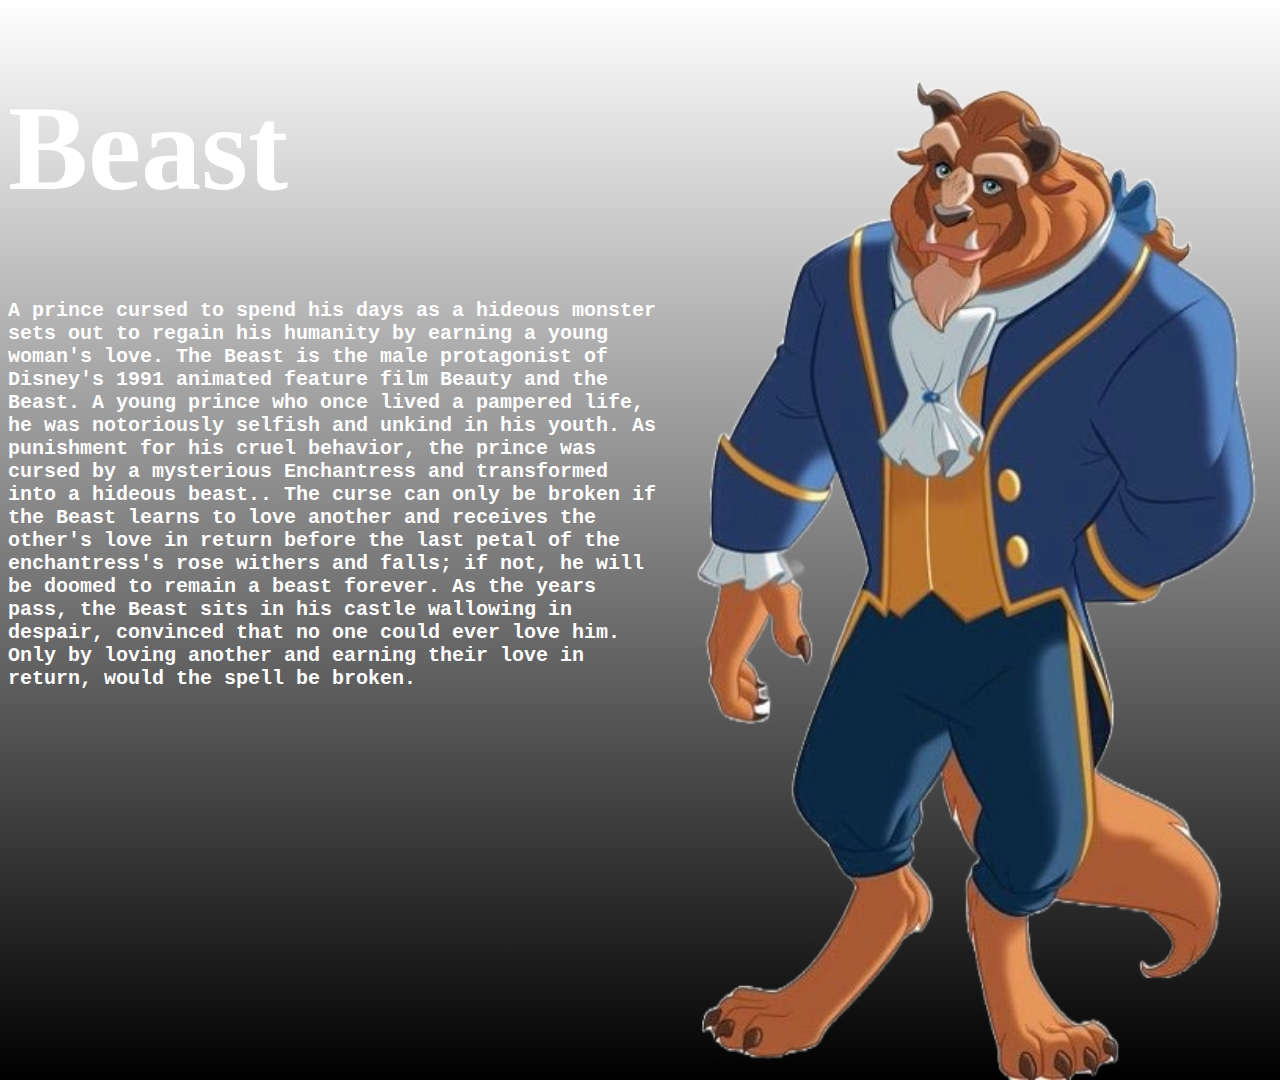
<file: beast.html>
<!DOCTYPE html>
<html lang="en">
<head>
    <style>
        html{
            scroll-behavior: smooth;
        }
        img{
           
            float: right;
            height: 1000px;
        }
        h1{
            font-size: 120px;
        }
        body{
            font-family: waltograph;
            color:white;
            background-image: linear-gradient(to bottom,transparent,black),url('https://i.pinimg.com/564x/e4/20/a2/e420a25e3b2b18a6c188dbd1550297fa.jpg');
            
        }
           p{
            font-weight: 900;
            font-size: 20px;
            font-family:'Courier New', Courier, monospace;
           }
    </style>
    <meta charset="UTF-8">
    <meta name="viewport" content="width=device-width, initial-scale=1.0">
    <title>beast</title>
</head>
<body  style="background-repeat: no repeat;background-size: cover;">
    <img src="beast.png"/>
    <h1>Beast</h1>
    <p>
        A prince cursed to spend his days as a hideous monster sets out to regain his humanity by earning a young woman's love. The Beast is the male protagonist of Disney's 1991 animated feature film Beauty and the Beast. A young prince who once lived a pampered life, he was notoriously selfish and unkind in his youth. As punishment for his cruel behavior, the prince was cursed by a mysterious Enchantress and transformed into a hideous beast.. The curse can only be broken if the Beast learns to love another and receives the other's love in return before the last petal of the enchantress's rose withers and falls; if not, he will be doomed to remain a beast forever. As the years pass, the Beast sits in his castle wallowing in despair, convinced that no one could ever love him. Only by loving another and earning their love in return, would the spell be broken.
    </p>
</body>
</html>
</file>
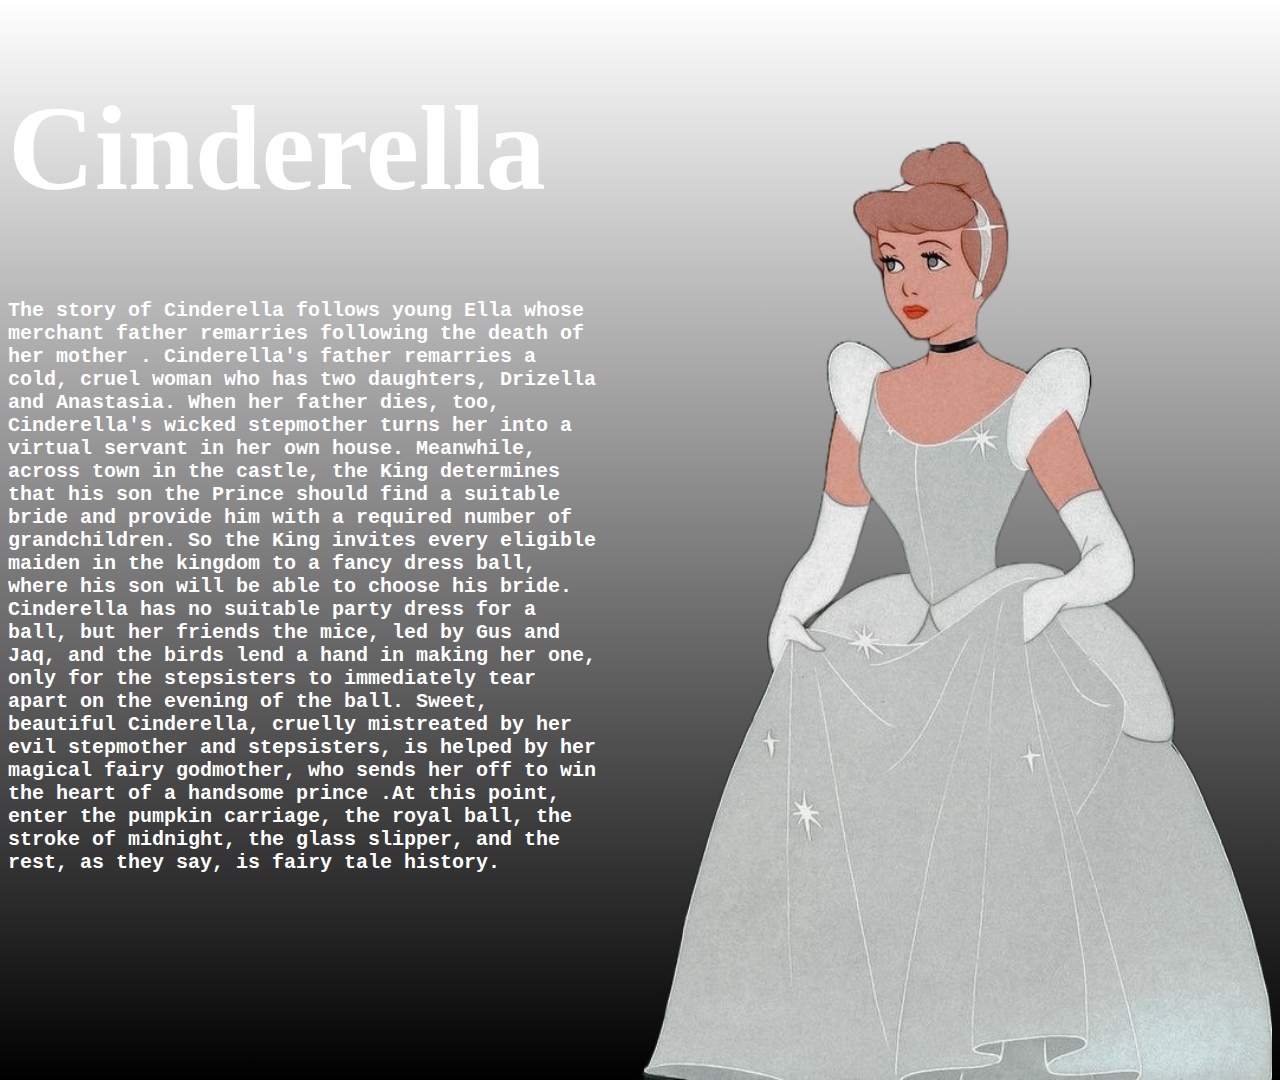
<file: cinderella.html>
<!DOCTYPE html>
<html lang="en">
<head>
    <style>
        html{
            scroll-behavior: smooth;
        }
        img{
           
            float: right;
            height: 1000px;
        }
        h1{
            font-size: 120px;
        }
        body{
            font-family: waltograph;
            color:white;
            background-image: linear-gradient(to bottom,transparent,black),url('https://e0.pxfuel.com/wallpapers/190/1017/desktop-wallpaper-cinderella-for-cinderella-carriage.jpg');
        }
           p{
            font-weight: 900;
            font-size: 20px;
            font-family:'Courier New', Courier, monospace;
           }
    </style>
    <meta charset="UTF-8">
    <meta name="viewport" content="width=device-width, initial-scale=1.0">
    <title>cinderella</title>
</head>
<body  style="background-repeat: no repeat;background-size: cover;">
    <img src="cinderella.png"/>
    <h1>Cinderella</h1>
    <p>
        The story of Cinderella follows young Ella whose merchant father remarries following the death of her mother . Cinderella's father remarries a cold, cruel woman who has two daughters, Drizella and Anastasia. When her father dies, too, Cinderella's wicked stepmother turns her into a virtual servant in her own house. Meanwhile, across town in the castle, the King determines that his son the Prince should find a suitable bride and provide him with a required number of grandchildren. So the King invites every eligible maiden in the kingdom to a fancy dress ball, where his son will be able to choose his bride. Cinderella has no suitable party dress for a ball, but her friends the mice, led by Gus and Jaq, and the birds lend a hand in making her one, only for the stepsisters to immediately tear apart on the evening of the ball. Sweet, beautiful Cinderella, cruelly mistreated by her evil stepmother and stepsisters, is helped by her magical fairy godmother, who sends her off to win the heart of a handsome prince .At this point, enter the pumpkin carriage, the royal ball, the stroke of midnight, the glass slipper, and the rest, as they say, is fairy tale history.
    </p>
</body>
</html>
</file>
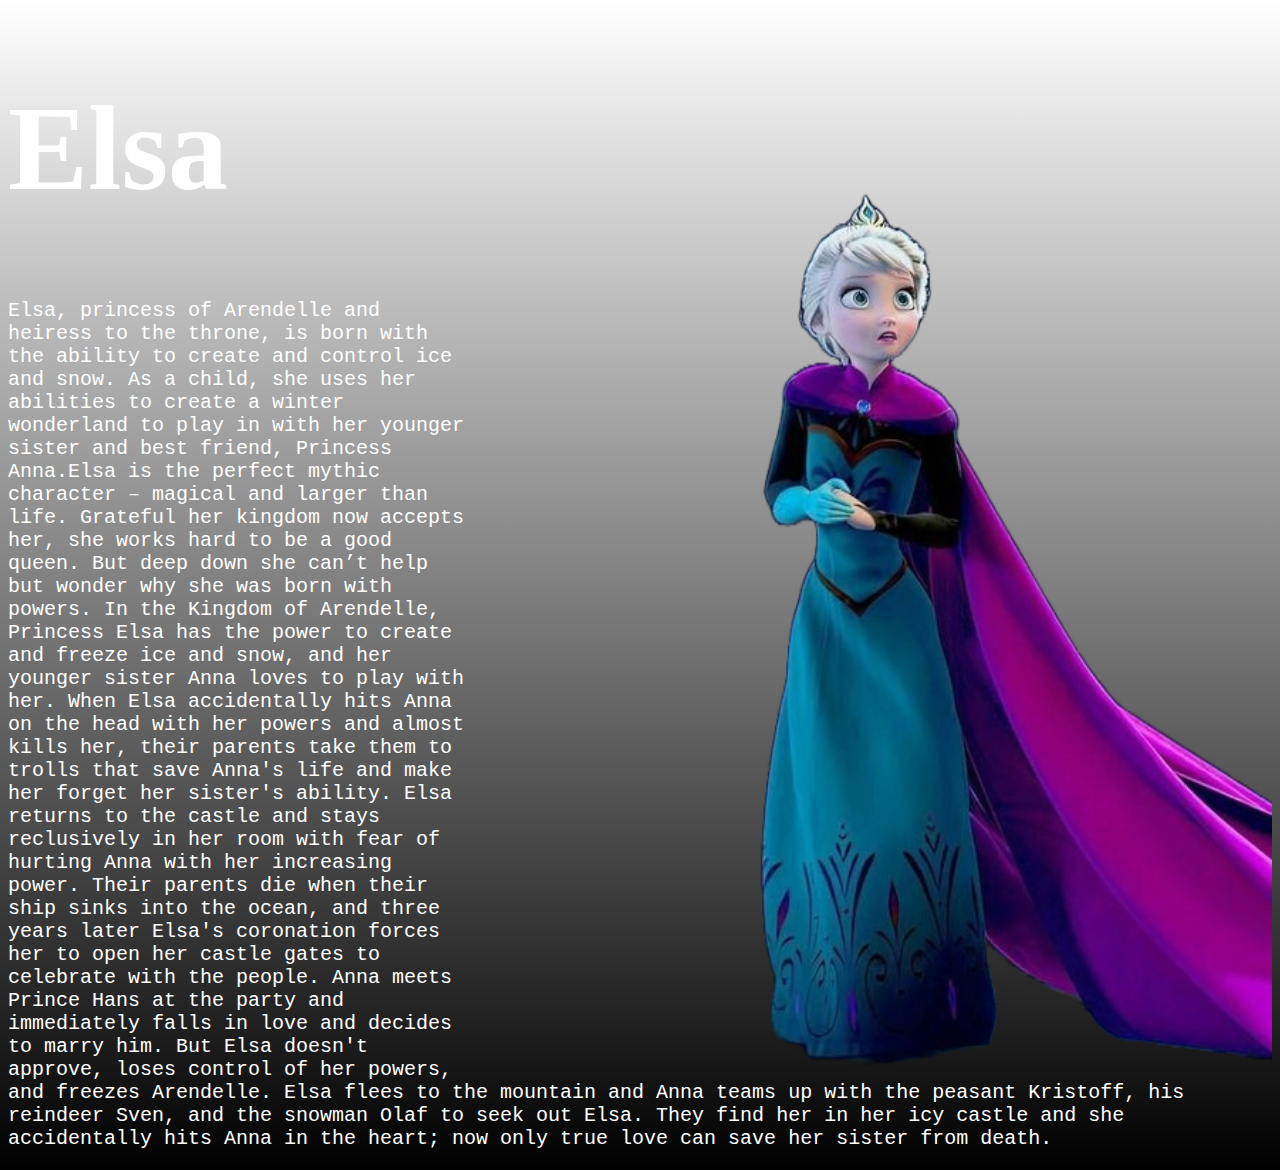
<file: elsa.html>
<!DOCTYPE html>
<html lang="en">
<head>
    <style>
        html{
            scroll-behavior: smooth;
        }
        img{
           
            float: right;
            height: 1000px;
        }
        h1{
            font-size: 120px;
        }
        body{
            font-family: waltograph;
            color:white;
            background-image: linear-gradient(to bottom,transparent,black),url('https://i.pinimg.com/564x/c9/51/24/c95124e92c8fbd3b5825ad985602fbbb.jpg');
        }
           p{
            color:white;
            font-size: 20px;
            font-family:'Courier New', Courier, monospace;
           }
    </style>
    <meta charset="UTF-8">
    <meta name="viewport" content="width=device-width, initial-scale=1.0">
    <title>elsa</title>
</head>
<body style="background-repeat: no repeat;background-size: cover;">
    <img src="elsa.png"/>
    <h1>Elsa</h1>
    <p>Elsa, princess of Arendelle and heiress to the throne, is born with the ability to create and control ice and snow. As a child, she uses her abilities to create a winter wonderland to play in with her younger sister and best friend, Princess Anna.Elsa is the perfect mythic character – magical and larger than life. Grateful her kingdom now accepts her, she works hard to be a good queen. But deep down she can’t help but wonder why she was born with powers. 
    In the Kingdom of Arendelle, Princess Elsa has the power to create and freeze ice and snow, and her younger sister Anna loves to play with her. When Elsa accidentally hits Anna on the head with her powers and almost kills her, their parents take them to trolls that save Anna's life and make her forget her sister's ability. Elsa returns to the castle and stays reclusively in her room with fear of hurting Anna with her increasing power. Their parents die when their ship sinks into the ocean, and three years later Elsa's coronation forces her to open her castle gates to celebrate with the people. Anna meets Prince Hans at the party and immediately falls in love and decides to marry him. But Elsa doesn't approve, loses control of her powers, and freezes Arendelle. Elsa flees to the mountain and Anna teams up with the peasant Kristoff, his reindeer Sven, and the snowman Olaf to seek out Elsa. They find her in her icy castle and she accidentally hits Anna in the heart; now only true love can save her sister from death.
    </p>
</body>
</html>
</file>
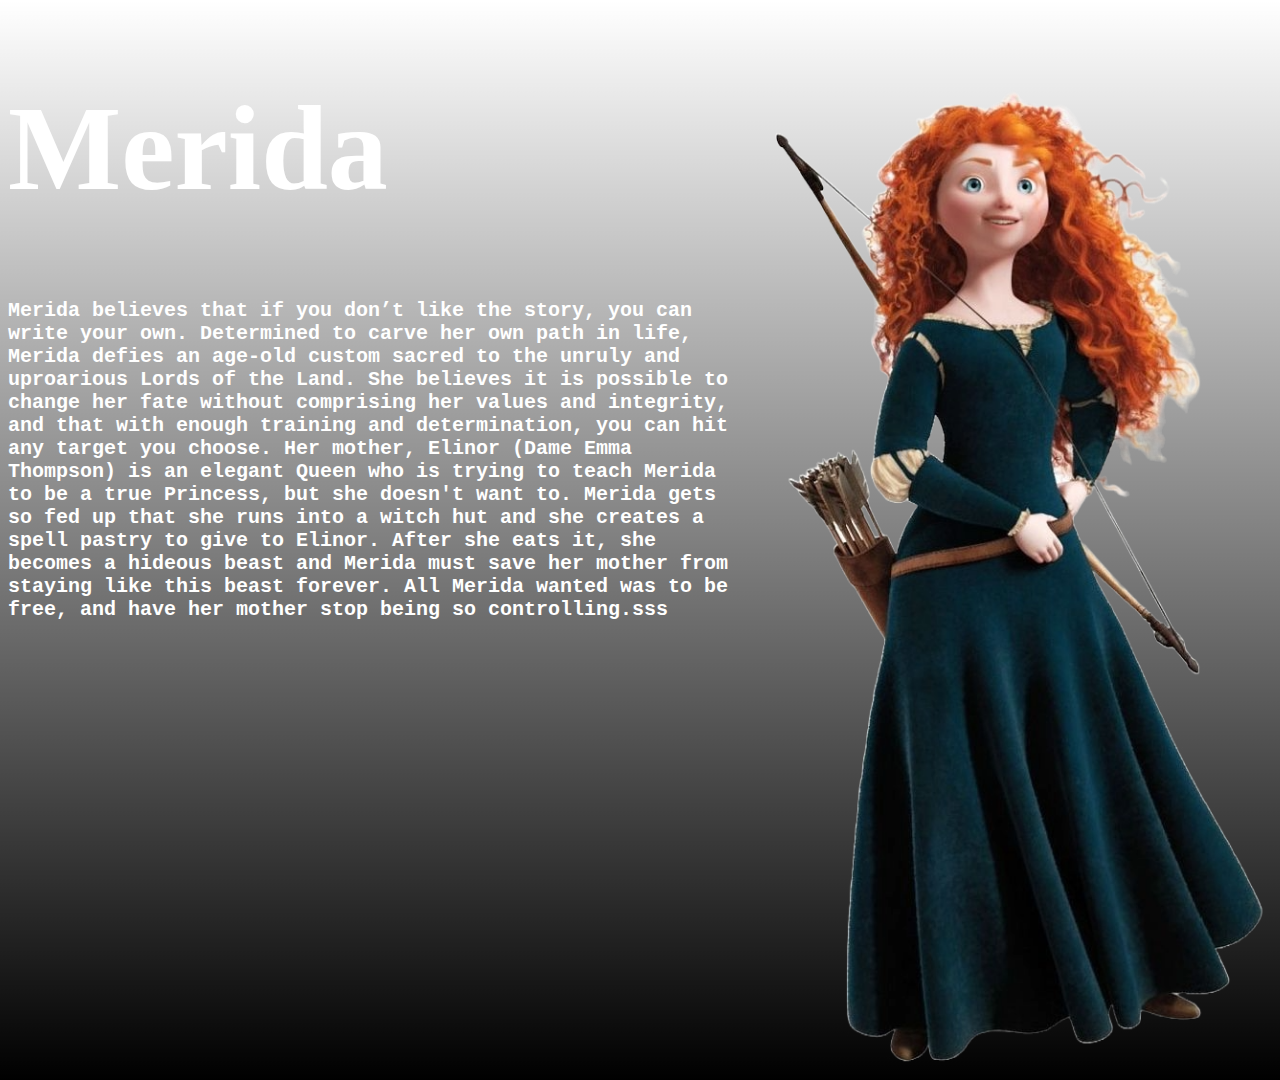
<file: merida.html>
<!DOCTYPE html>
<html lang="en">
<head>
    <style>
        html{
            scroll-behavior: smooth;
        }
        img{
           
            float: right;
            height: 1000px;
        }
        h1{
            font-size: 120px;
        }
        body{
            font-family: waltograph;
            color:white;
            background-image: linear-gradient(to bottom,transparent,black),url('https://wallpaperaccess.com/full/1707224.jpg');    
        }
        p{
            font-weight: 900;
            font-size: 20px;
            font-family:'Courier New', Courier, monospace;
        }
    </style>
    <meta charset="UTF-8">
    <meta name="viewport" content="width=device-width, initial-scale=1.0">
    <title>merida</title>
</head>
<body  style="background-repeat: no repeat;background-size: cover;">
    <img src="merida.png"/>
    <h1>Merida</h1>
    <p>
      Merida believes that if you don’t like the story, you can write your own. Determined to carve her own path in life, Merida defies an age-old custom sacred to the unruly and uproarious Lords of the Land. She believes it is possible to change her fate without comprising her values and integrity, and that with enough training and determination, you can hit any target you choose.
      Her mother, Elinor (Dame Emma Thompson) is an elegant Queen who is trying to teach Merida to be a true Princess, but she doesn't want to. Merida gets so fed up that she runs into a witch hut and she creates a spell pastry to give to Elinor. After she eats it, she becomes a hideous beast and Merida must save her mother from staying like this beast forever. All Merida wanted was to be free, and have her mother stop being so controlling.sss
    </p>
</body>
</html>
</file>
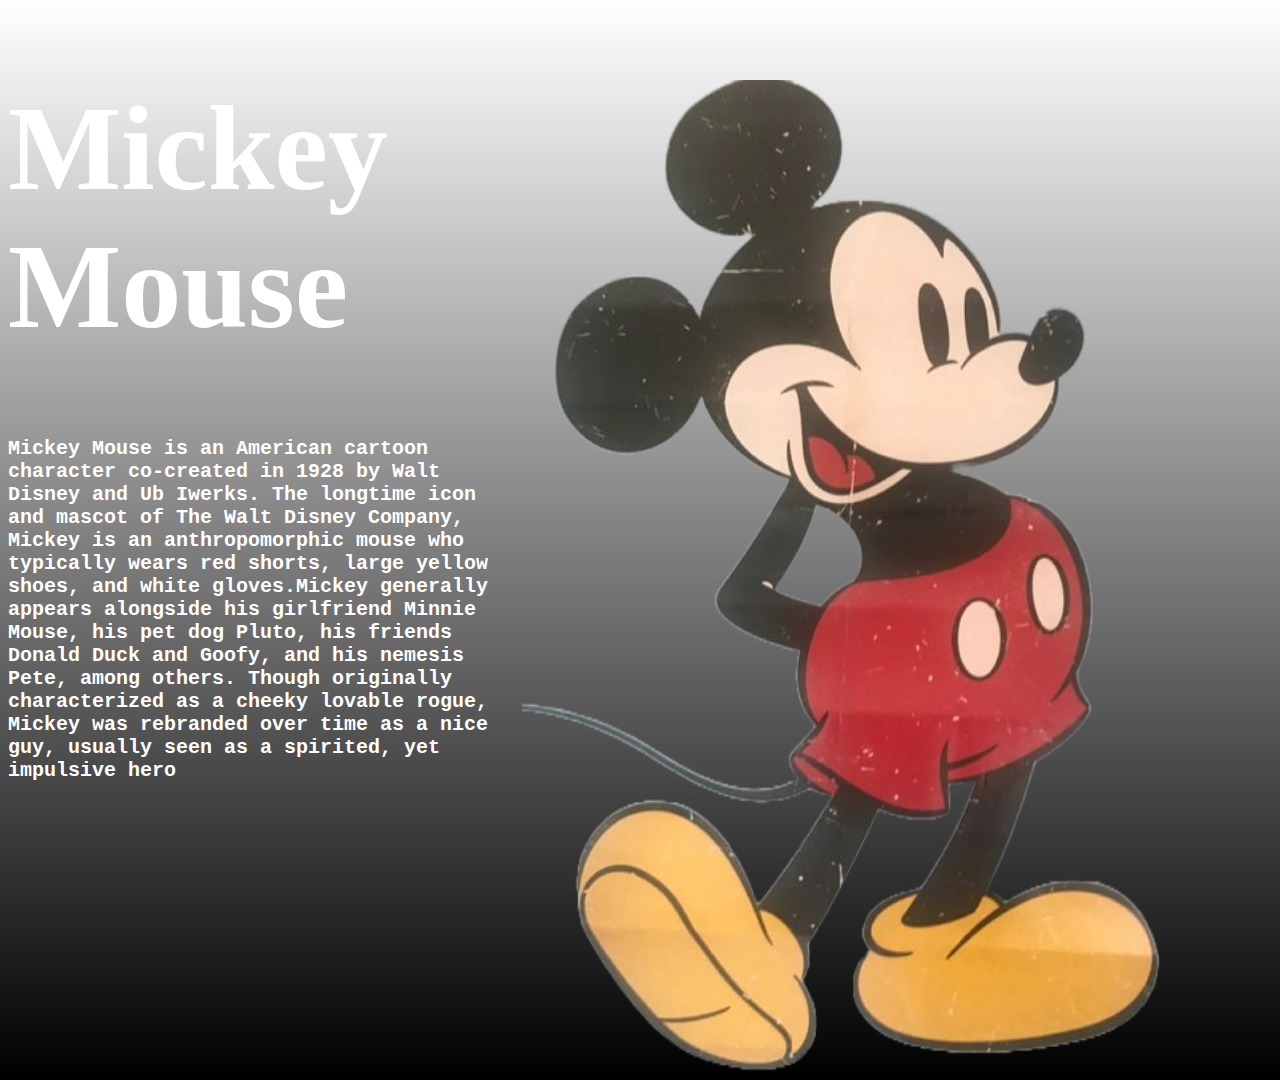
<file: mickey.html>
<!DOCTYPE html>
<html lang="en">
<head>
    <style>
        html{
            scroll-behavior: smooth;
        }
        img{
           
            float: right;
            height: 1000px;
        }
        h1{
            font-size: 120px;
        }
        body{
            font-family: waltograph;
            color:white;
            background-image: linear-gradient(to bottom,transparent,black),url('https://i.pinimg.com/564x/cd/f8/81/cdf88110528502e972f5e08b4c01326b.jpg');
            
        }
           p{
            font-weight: 900;
            font-size: 20px;
            font-family:'Courier New', Courier, monospace;
           }
    </style>
    <meta charset="UTF-8">
    <meta name="viewport" content="width=device-width, initial-scale=1.0">
    <title>mickey</title>
</head>
<body  style="background-repeat: no repeat;background-size: cover;">
    <img src="mickey.png"/>
    <h1>Mickey Mouse</h1>
    <p>
        Mickey Mouse is an American cartoon character co-created in 1928 by Walt Disney and Ub Iwerks. The longtime icon and mascot of The Walt Disney Company, Mickey is an anthropomorphic mouse who typically wears red shorts, large yellow shoes, and white gloves.Mickey generally appears alongside his girlfriend Minnie Mouse, his pet dog Pluto, his friends Donald Duck and Goofy, and his nemesis Pete, among others. Though originally characterized as a cheeky lovable rogue, Mickey was rebranded over time as a nice guy, usually seen as a spirited, yet impulsive hero
    </p>
</body>
</html>
</file>
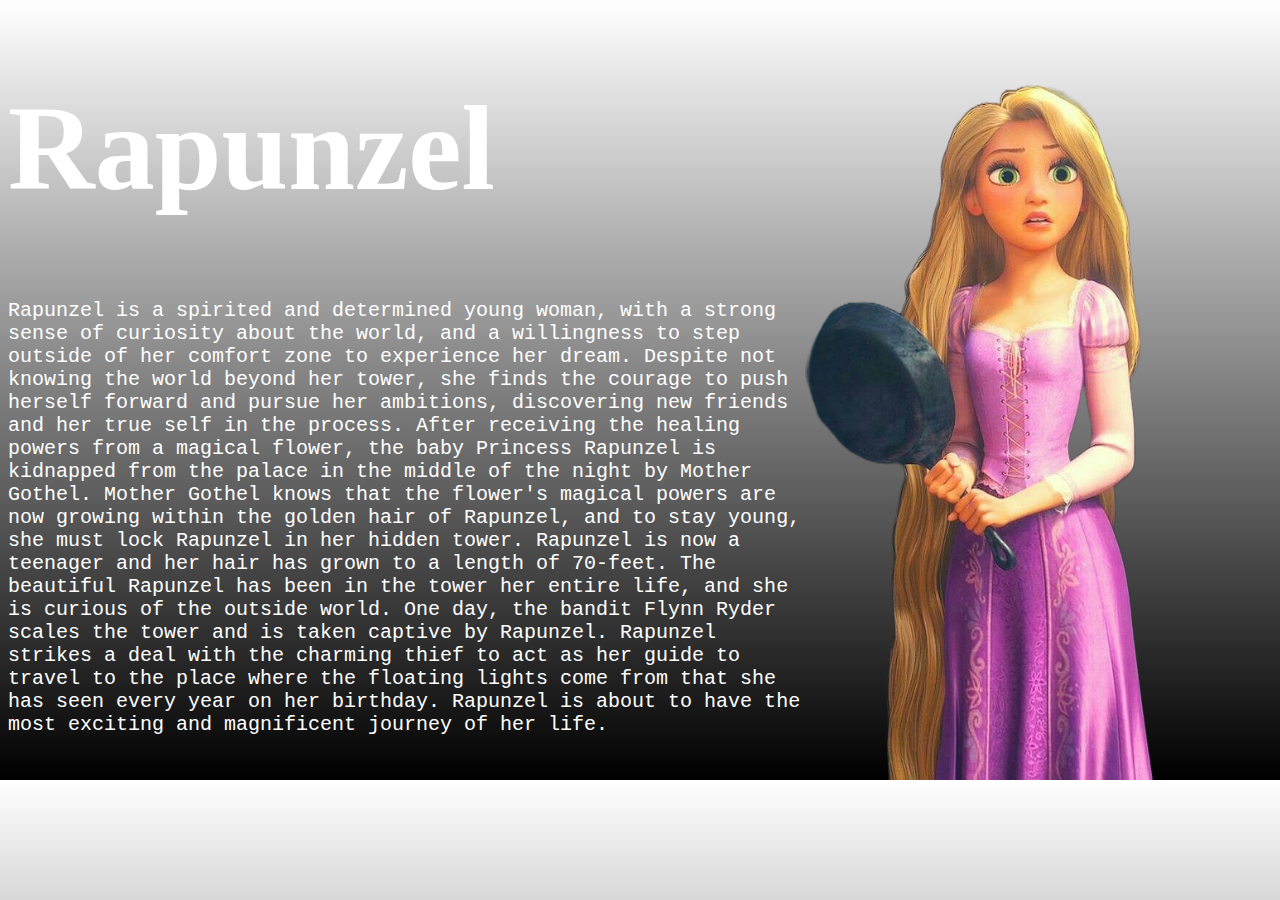
<file: rapunzel.html>
<!DOCTYPE html>
<html lang="en">
<head>
    <style>
        html{
            scroll-behavior: smooth;
        }
        img{
          
            float: right;
            height: 700px;
        }
        h1{
            font-size: 120px;
        }
        body{
            font-family: waltograph;
            color:white;
            background-image: linear-gradient(to bottom,transparent,black),url('https://wallup.net/wp-content/uploads/2018/09/25/594716-digital_art-Tangled-concept_art-movies-Disney-sky_lanterns-sailing_ship-boat-748x394.jpg ');
        }
        p{
            color:white;
            font-size: 20px;
            font-family:'Courier New', Courier, monospace;
           }
    </style>
    <meta charset="UTF-8">
    <meta name="viewport" content="width=device-width, initial-scale=1.0">
    <title>rapunzel</title>
</head>
<body style="background-repeat: no repeat;background-size: cover;">
    <img src="rapunzel.png" />
    <h1>Rapunzel</h1>
    <p>
        Rapunzel is a spirited and determined young woman, with a strong sense of curiosity about the world, and a willingness to step outside of her comfort zone to experience her dream. Despite not knowing the world beyond her tower, she finds the courage to push herself forward and pursue her ambitions, discovering new friends and her true self in the process.
        After receiving the healing powers from a magical flower, the baby Princess Rapunzel is kidnapped from the palace in the middle of the night by Mother Gothel. Mother Gothel knows that the flower's magical powers are now growing within the golden hair of Rapunzel, and to stay young, she must lock Rapunzel in her hidden tower. Rapunzel is now a teenager and her hair has grown to a length of 70-feet. The beautiful Rapunzel has been in the tower her entire life, and she is curious of the outside world. One day, the bandit Flynn Ryder scales the tower and is taken captive by Rapunzel. Rapunzel strikes a deal with the charming thief to act as her guide to travel to the place where the floating lights come from that she has seen every year on her birthday. Rapunzel is about to have the most exciting and magnificent journey of her life.
    </p>
</body>
</html>
</file>
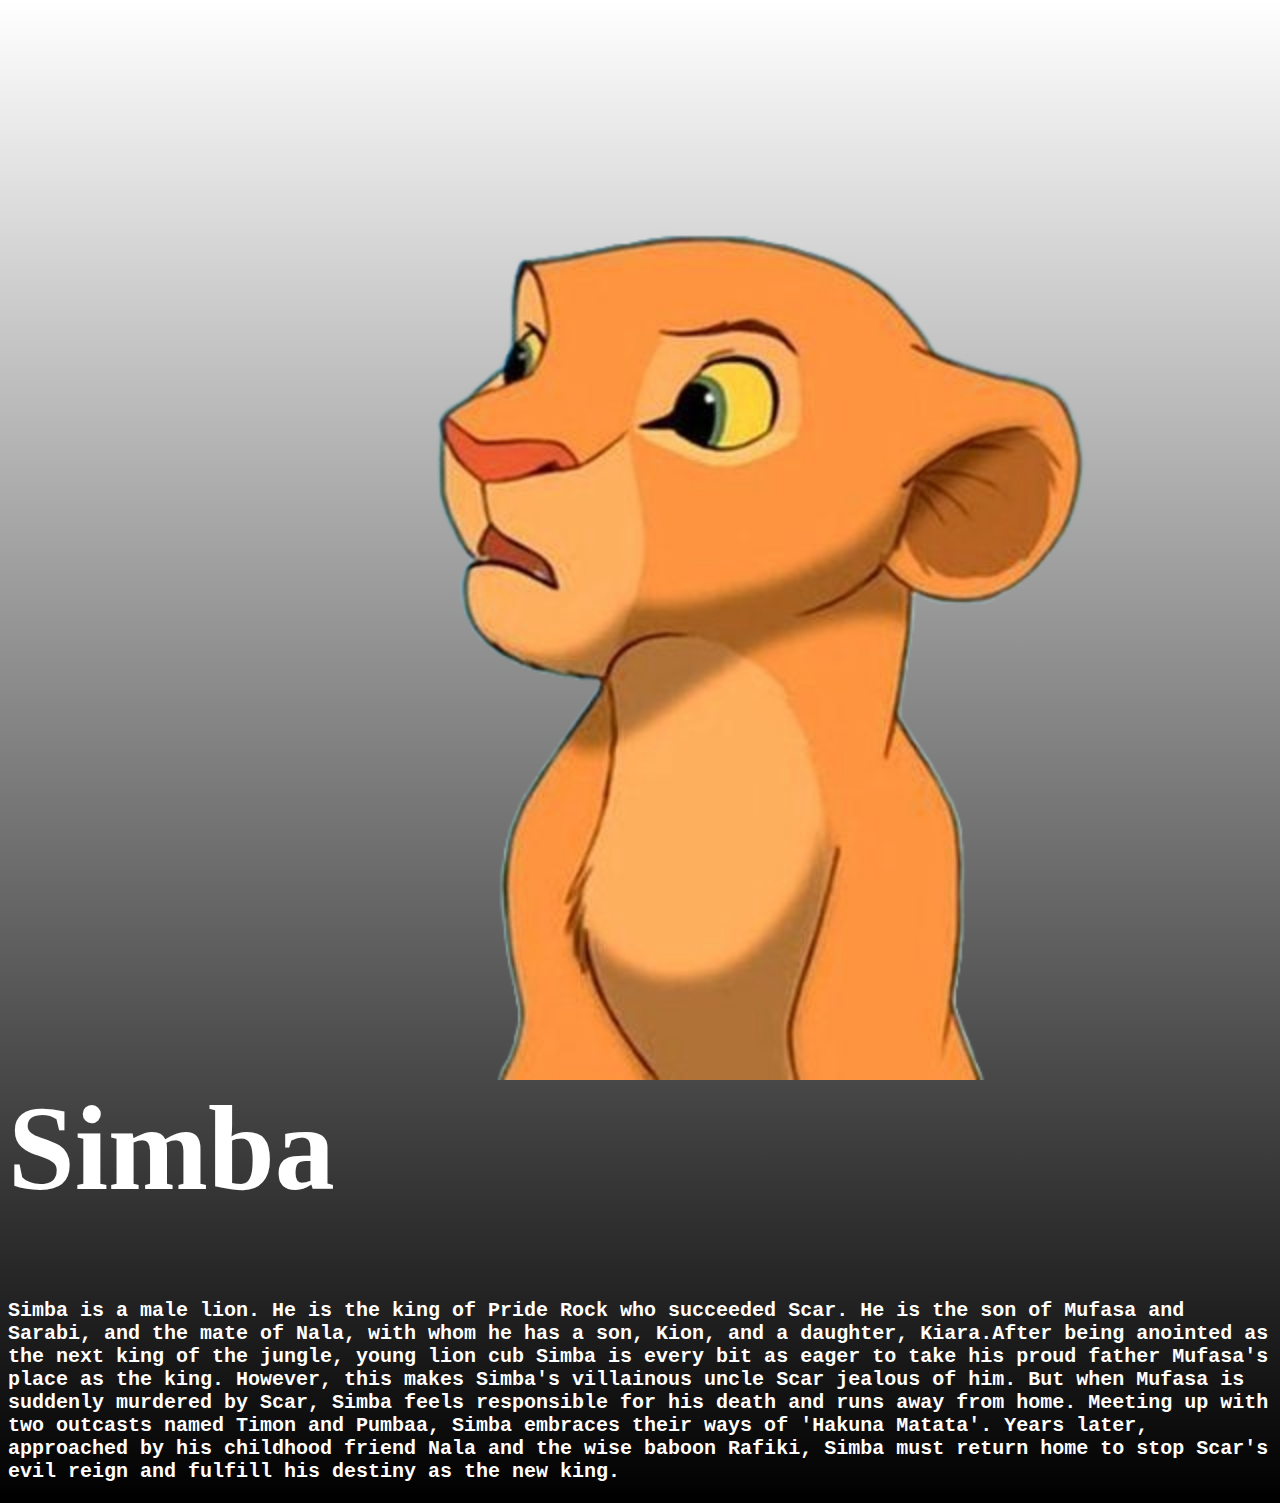
<file: simba.html>
<!DOCTYPE html>
<html lang="en">
<head>
    <style>
        html{
            scroll-behavior: smooth;
        }
        img{
           
            float: right;
            height: 1000px;
        }
        h1{
            font-size: 120px;
        }
        body{
            font-family: waltograph;
            color:white;
            background-image: linear-gradient(to bottom,transparent,black),url('https://i.pinimg.com/564x/db/ad/06/dbad06fd372f7ae4997ac74146e041ed.jpg');
            
        }
        p{
            font-weight: 900;
            font-size: 20px;
            font-family:'Courier New', Courier, monospace;
           }
    </style>
    <meta charset="UTF-8">
    <meta name="viewport" content="width=device-width, initial-scale=1.0">
    <title>simba</title>
</head>
<body  style="background-repeat: no repeat;background-size: cover;">
    <img src="simba.png"/>
    <h1>Simba</h1>
    <p>
        Simba is a male lion. He is the king of Pride Rock who succeeded Scar. He is the son of Mufasa and Sarabi, and the mate of Nala, with whom he has a son, Kion, and a daughter, Kiara.After being anointed as the next king of the jungle, young lion cub Simba is every bit as eager to take his proud father Mufasa's place as the king. However, this makes Simba's villainous uncle Scar jealous of him. But when Mufasa is suddenly murdered by Scar, Simba feels responsible for his death and runs away from home. Meeting up with two outcasts named Timon and Pumbaa, Simba embraces their ways of 'Hakuna Matata'. Years later, approached by his childhood friend Nala and the wise baboon Rafiki, Simba must return home to stop Scar's evil reign and fulfill his destiny as the new king.
    </p>
</body>
</html>
</file>
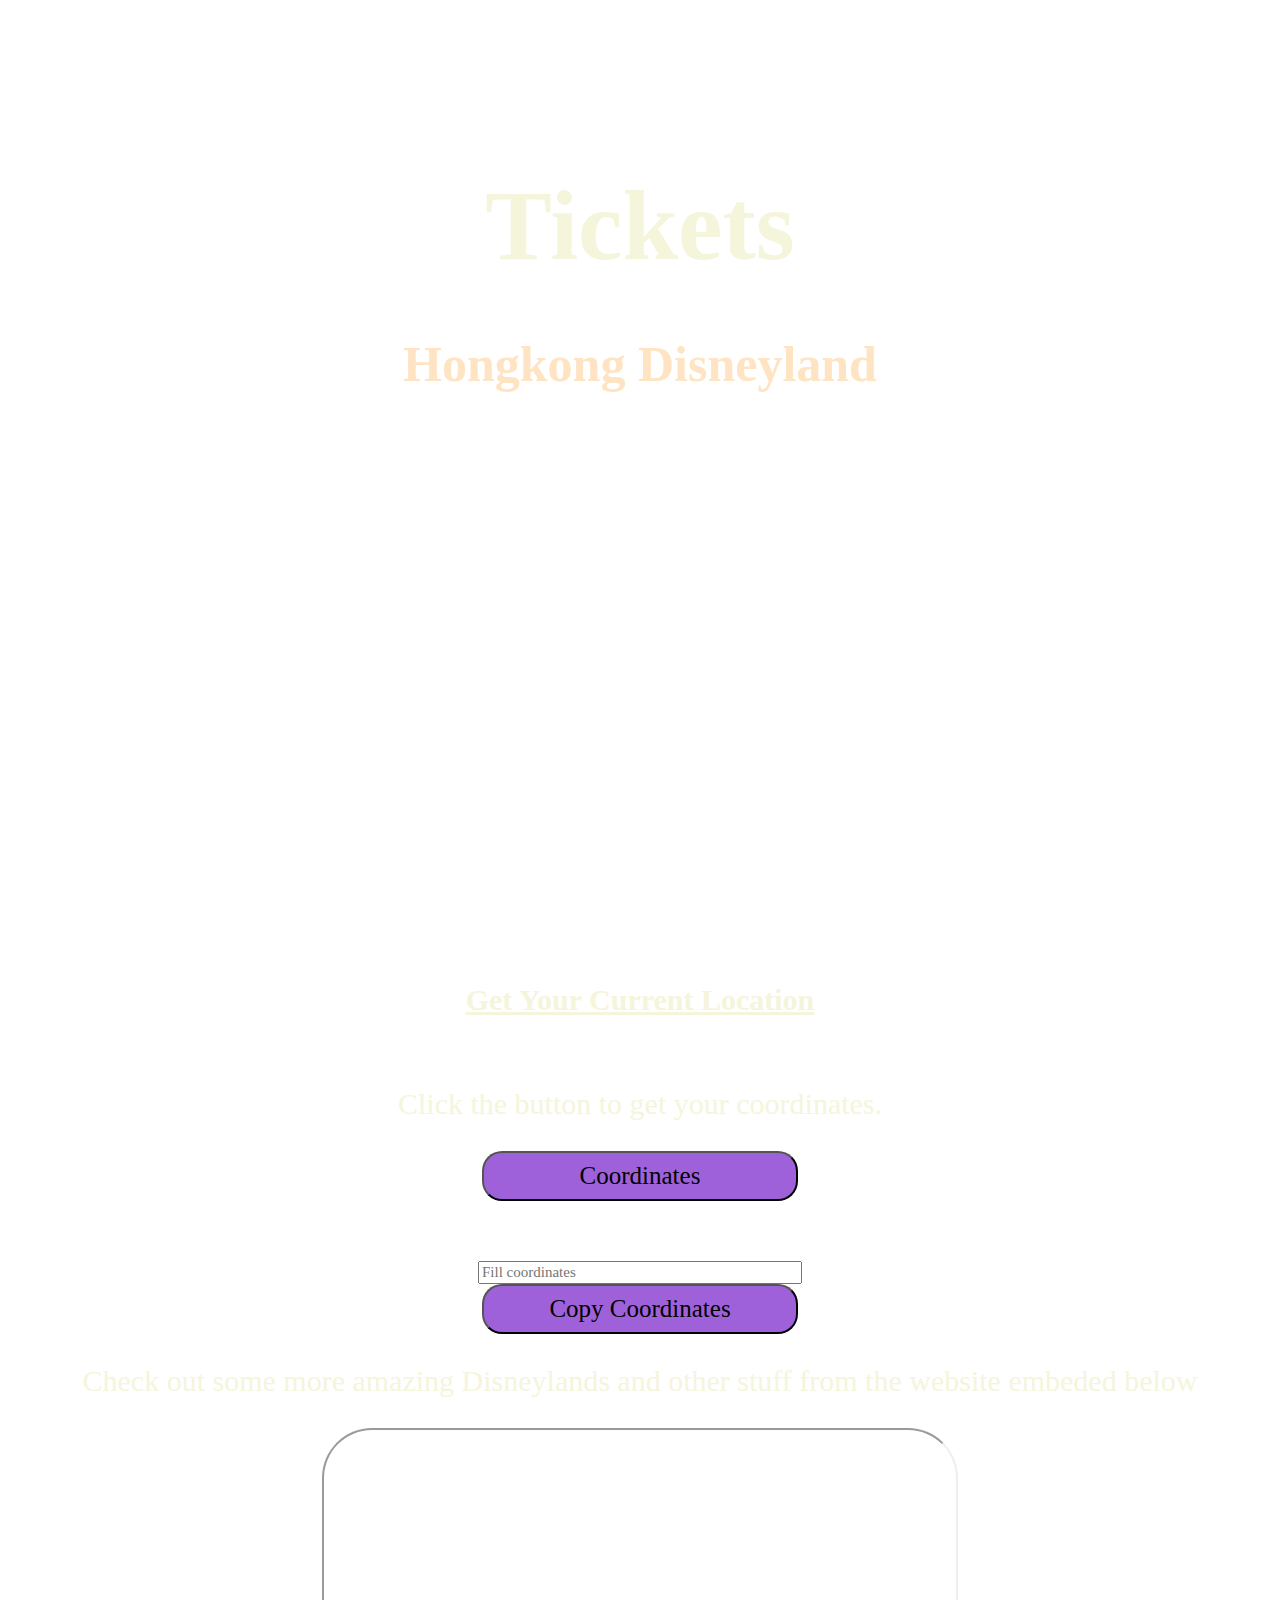
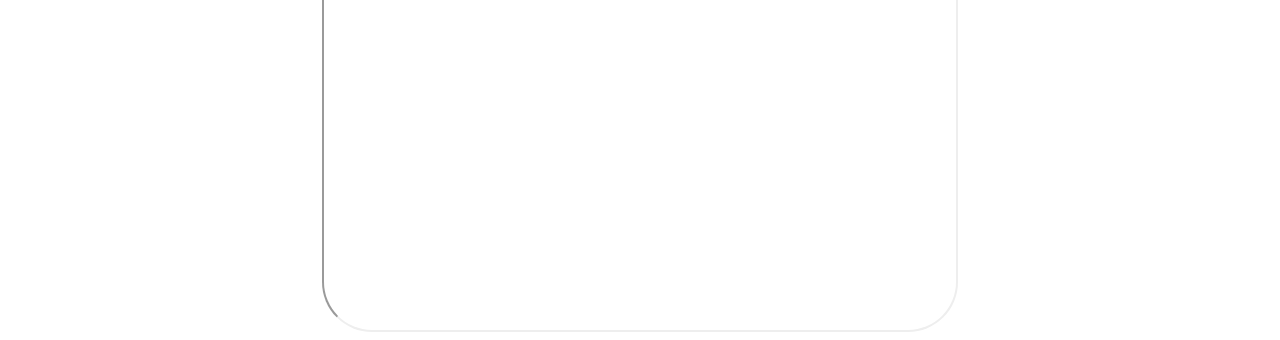
<file: tickets.html>
<!DOCTYPE html>
<html lang="en">
<head>
    <link href="tickets.css" rel="stylesheet">
    <meta charset="UTF-8">
    <meta name="viewport" content="width=device-width, initial-scale=1.0">
    <title>tickets</title>
</head>
<body>
<div class="container">
   
<p id="time" class="money"></p>
<script >
setInterval(t);
function t() {
const x =new Date();
document.getElementById("time").innerHTML = x.toLocaleTimeString();}
</script>
<h1>Tickets</h1>

<h3>Hongkong Disneyland</h3>
<iframe class="map" src="https://www.google.com/maps/embed?pb=!1m18!1m12!1m3!1d3691.0758350415954!2d114.03870697408716!3d22.312971542438323!2m3!1f0!2f0!3f0!3m2!1i1024!2i768!4f13.1!3m3!1m2!1s0x3403fc2f53d3953d%3A0x35b3af6ce4475405!2sHong%20Kong%20Disneyland!5e0!3m2!1sen!2sin!4v1692899979762!5m2!1sen!2sin" width="300" height="300" style="border:0;" allowfullscreen="" loading="lazy" referrerpolicy="no-referrer-when-downgrade"></iframe>

<h4>Get Your Current Location</h4>
<p style="text-align: center;font-size:30px;color: beige;">Click the button to get your coordinates.</p>
<button onclick="l()">Coordinates</button>
<p style="text-align: center;color: beige;font-size: 30px;" id="let"></p>
<script>
const x = document.getElementById("let");
function l() {
try {
navigator.geolocation.getCurrentPosition(showPosition);}  
catch{
x.innerHTML = error;}
}
function showPosition(cordinates) {
x.innerHTML = "Latitude: " + cordinates.coords.latitude + 
"<br>Longitude: " + cordinates.coords.longitude;
}
</script>

<input type="text" placeholder="Fill coordinates" id="coordinates">
<button onclick="Copy()">Copy Coordinates</button>
<script>
function Copy() {
var c = document.getElementById("coordinates");
c.select();
navigator.clipboard.writeText(c.value);
alert("Copied the text: " + c.value);
}
</script>
<p style="text-align: center;font-size:30px;color: beige;">Check out some more amazing Disneylands and other stuff from the website embeded below</p>
<iframe src="https://disneyland.disney.go.com/admission/tickets/" title="travel">
</iframe>
</div>
</body>
</html>
</file>
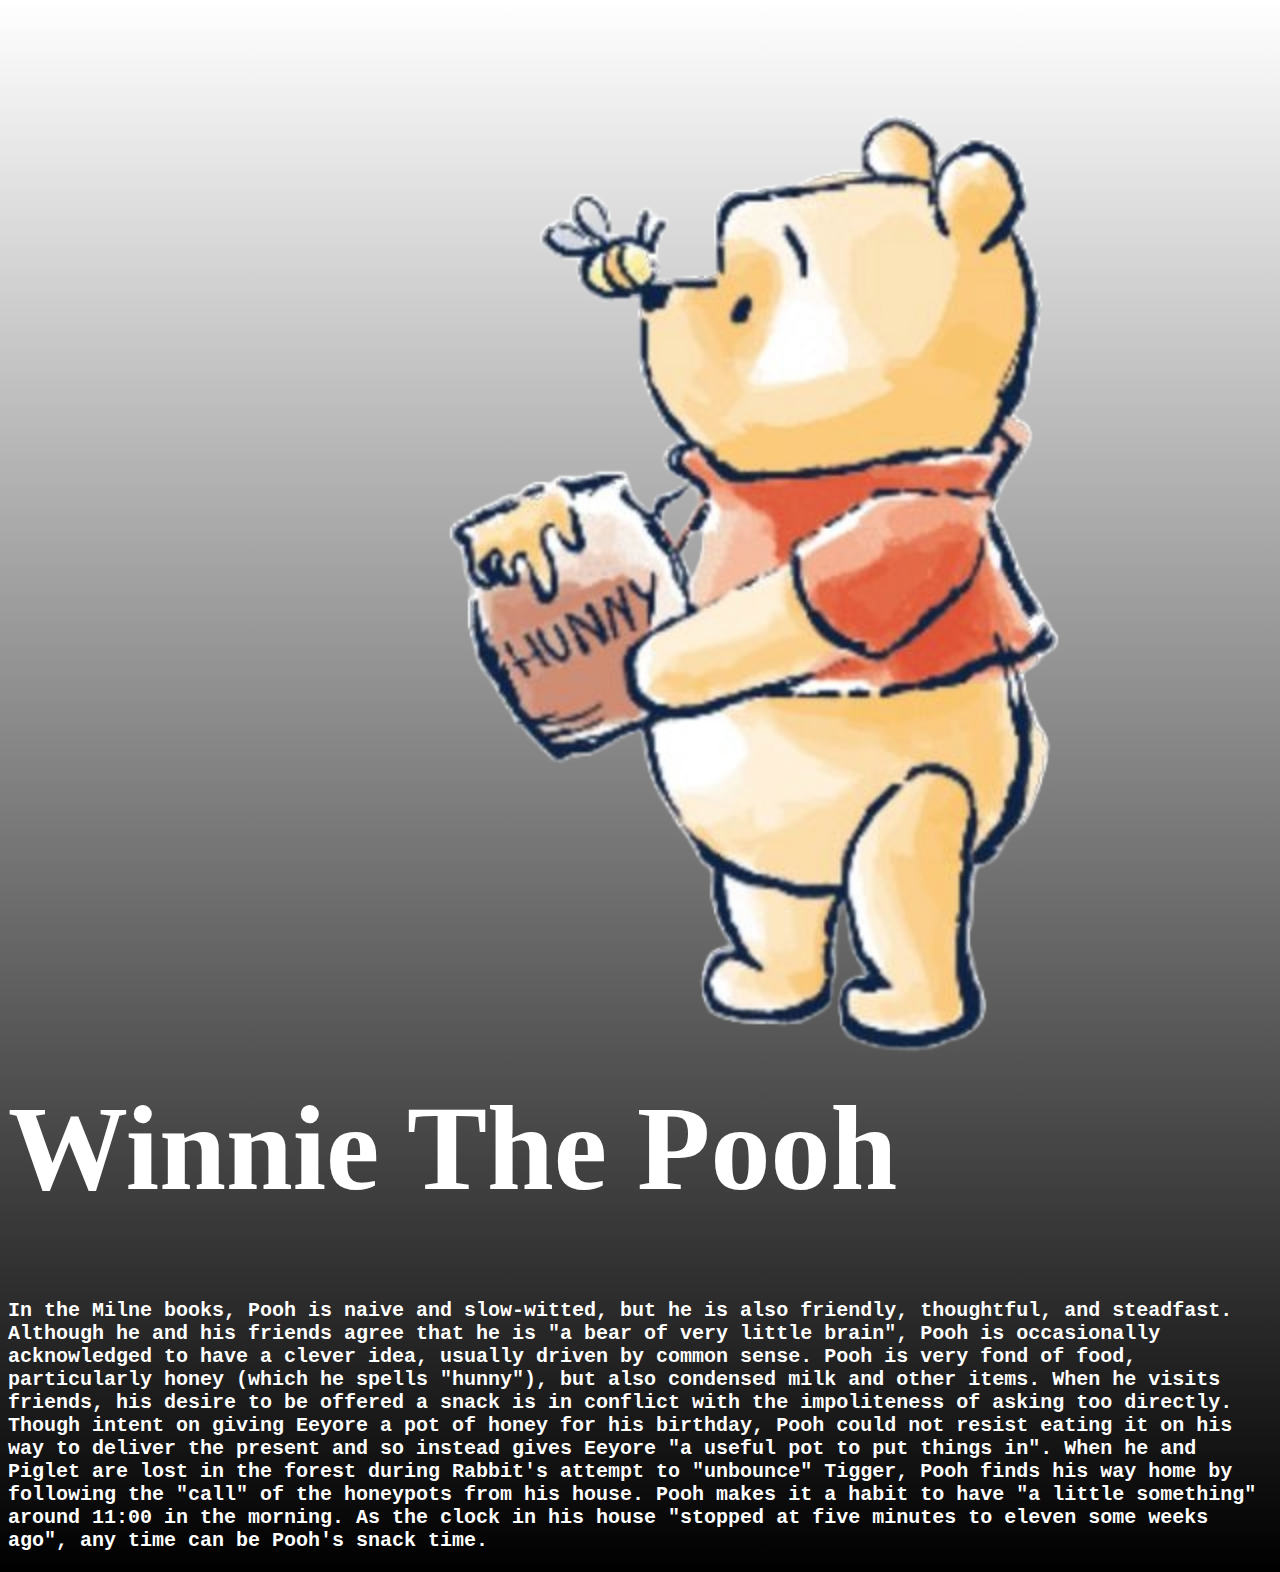
<file: winnie.html>
<!DOCTYPE html>
<html lang="en">
<head>
    <style>
        html{
            scroll-behavior: smooth;
        }
        img{
           
            float: right;
            height: 1000px;
        }
        h1{
            font-size: 120px;
        }
        body{
            font-family: waltograph;
            color:white;
            background-image: linear-gradient(to bottom,transparent,black),url('https://i.pinimg.com/originals/d4/f4/44/d4f4446eec7e530e612f30f10db39d77.jpg');
            
        }
         p{
            font-weight: 900;
            font-size: 20px;
            font-family:'Courier New', Courier, monospace;
           }
    </style>
    <meta charset="UTF-8">
    <meta name="viewport" content="width=device-width, initial-scale=1.0">
    <title>winnie</title>
</head>
<body  style="background-repeat: no repeat;background-size: cover;">
    <img src="winnie.png"/>
    <h1>Winnie The Pooh</h1>
    <p>
        In the Milne books, Pooh is naive and slow-witted, but he is also friendly, thoughtful, and steadfast. Although he and his friends agree that he is "a bear of very little brain", Pooh is occasionally acknowledged to have a clever idea, usually driven by common sense.
        Pooh is very fond of food, particularly honey (which he spells "hunny"), but also condensed milk and other items. When he visits friends, his desire to be offered a snack is in conflict with the impoliteness of asking too directly. Though intent on giving Eeyore a pot of honey for his birthday, Pooh could not resist eating it on his way to deliver the present and so instead gives Eeyore "a useful pot to put things in". When he and Piglet are lost in the forest during Rabbit's attempt to "unbounce" Tigger, Pooh finds his way home by following the "call" of the honeypots from his house. Pooh makes it a habit to have "a little something" around 11:00 in the morning. As the clock in his house "stopped at five minutes to eleven some weeks ago", any time can be Pooh's snack time.
    </p>
</body>
</html>
</file>
<file: tickets.css>
body{
    font-family: waltograph;
    background-image: url('https://i.pinimg.com/564x/c7/af/c0/c7afc065df9697a53daedd134144445d.jpg');
    background-repeat: no-repeat;
    background-size: cover;
}
h1{
   text-align: center;
   font-size: 100px;
   padding: 1px;
   margin: 1px;
   color:beige;
}
h3{
    color: bisque;
    font-size: 50px;
    text-align: center;
}
h4{
    text-align: center;
    text-decoration: underline;
    font-size: 30px;
    color: beige;
}
.money{
    font-size:50px;
    font-weight: 500;
    color:white;
    text-align: right;
}
.map{
    border-radius: 50px;
    align-self: center;
    justify-self: center;
    width: 50%;
    height:500px;
}
.container{
    display: flex;
    flex-direction: column;
}
button{
    width: 25%;
    height: 50px;
    justify-self: center;
    align-self: center;
    border-radius: 20px;
    background-color: rgb(159, 97, 218);
    font-family:waltograph;
    font-size: 25px;
}
button:hover{
    background-color: rgb(132, 186, 234);
}
iframe{
    width: 50%;
    height:500px;
    border-radius: 50px;
    align-self: center;
    justify-self: center;
    background-color: white;
}
input[type=text]
{
    width: 25%;
    justify-self: center;
    align-self: center;
    font-family: cursive;
    font-size: 15px;
}
img{
    justify-self: left;
}
</file>
